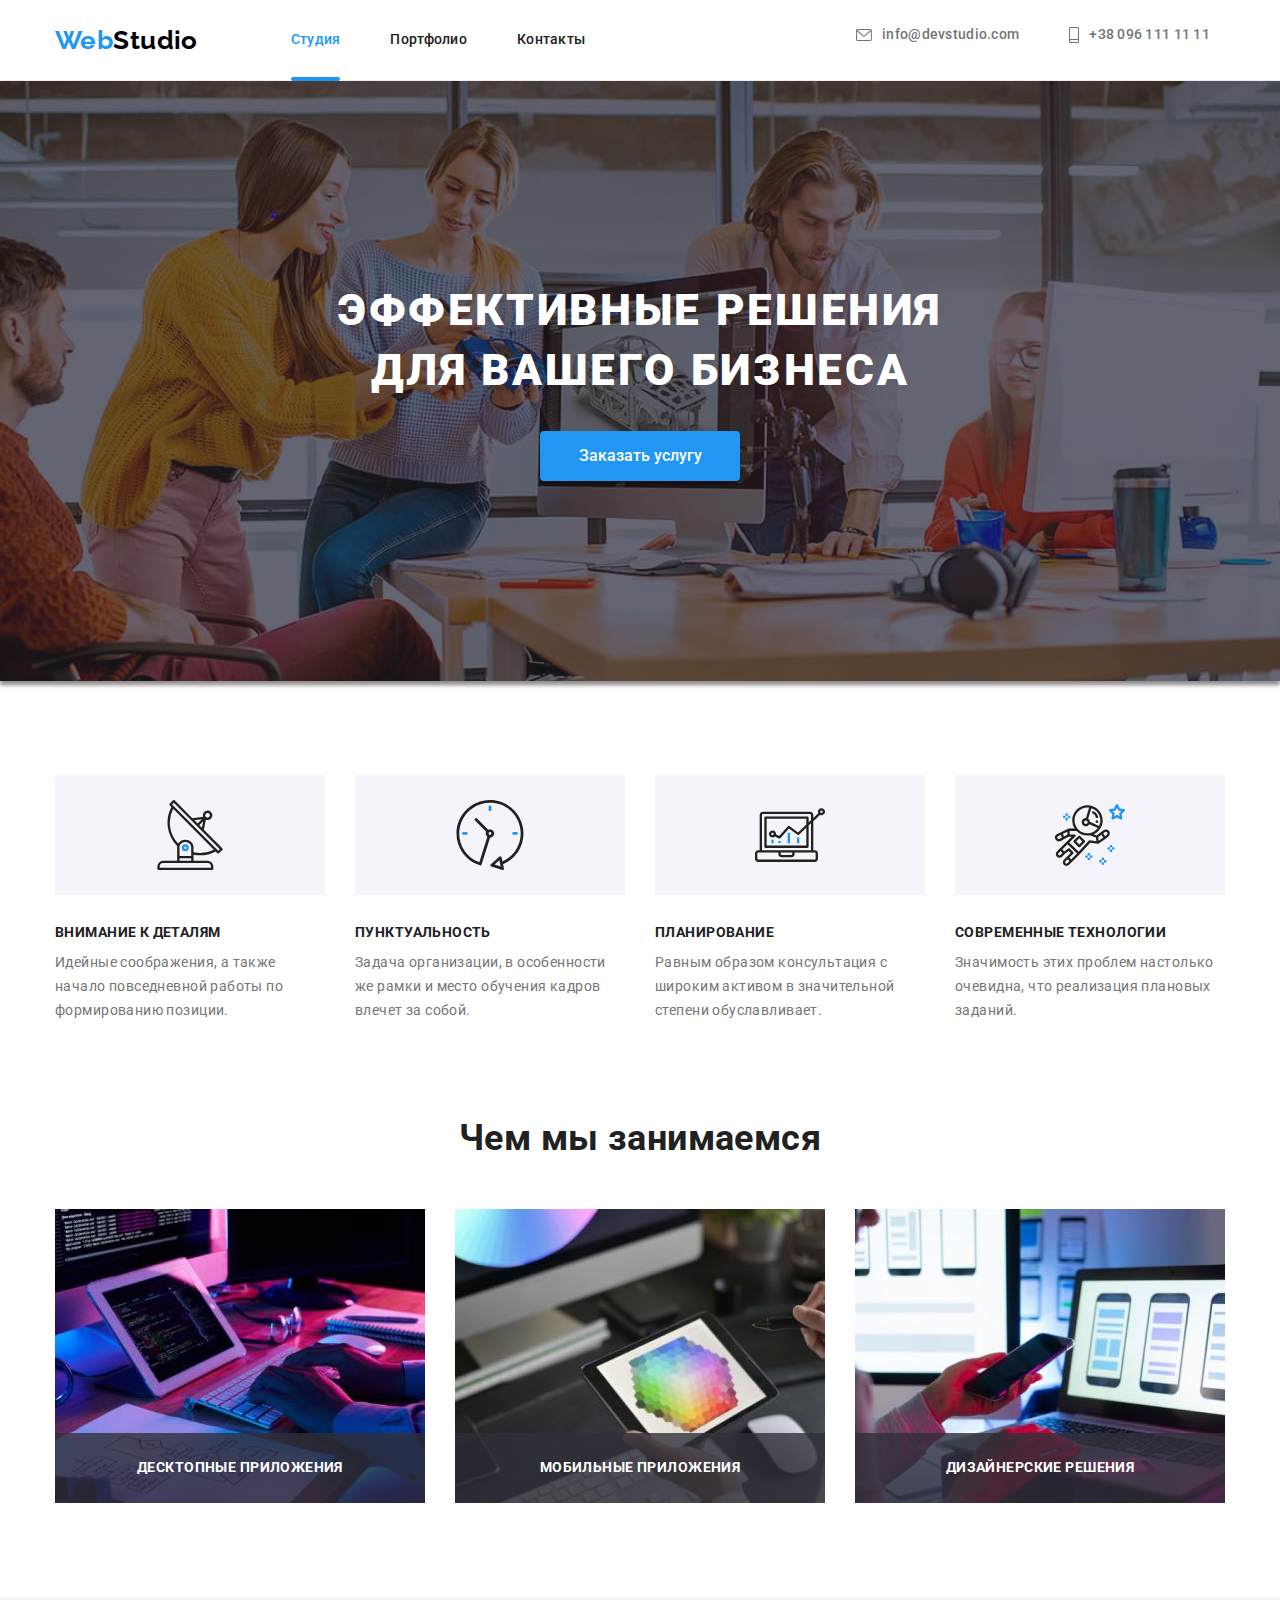
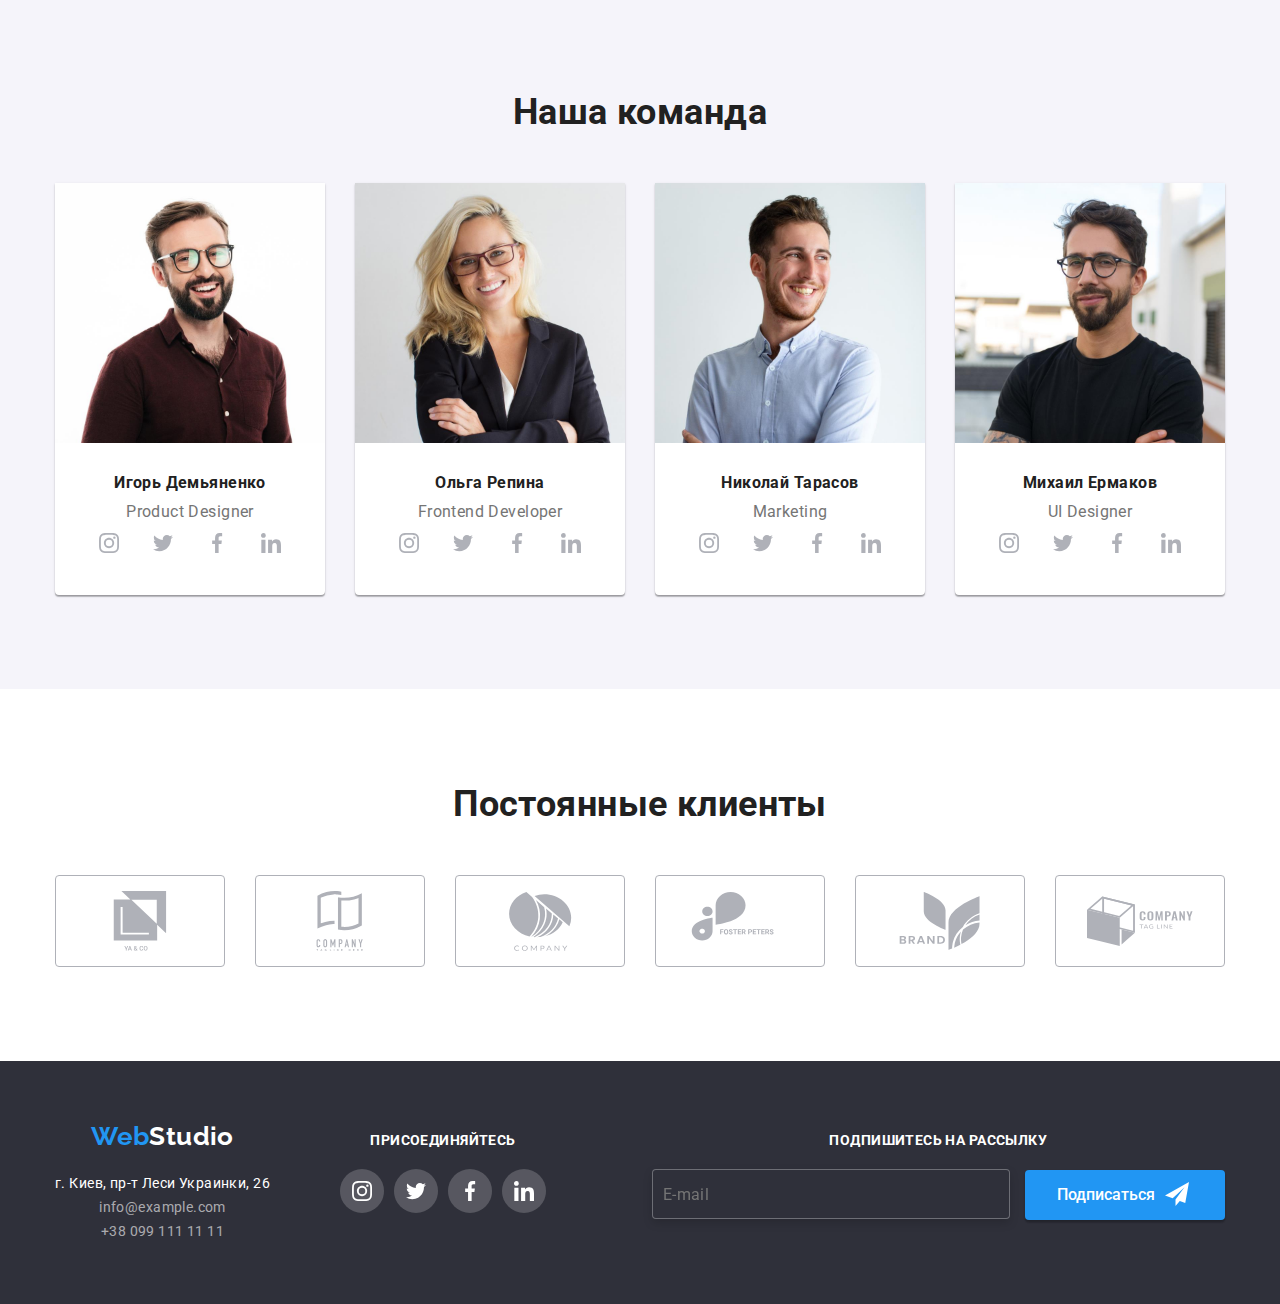
<file: index.html>
<!DOCTYPE html>
<html lang="ru">
  <head>
    <meta charset="UTF-8" />
    <meta http-equiv="X-UA-Compatible" content="IE=edge" />
    <meta name="viewport" content="width=device-width, initial-scale=1.0" />
    <title>Studio</title>
    <link rel="preconnect" href="https://fonts.googleapis.com" />
    <link rel="preconnect" href="https://fonts.gstatic.com" crossorigin />
    <link
      href="https://fonts.googleapis.com/css2?family=Raleway:wght@700&family=Roboto:wght@400;500;700;900&display=swap"
      rel="stylesheet"
    />
    <link
      rel="stylesheet"
      href="https://cdnjs.cloudflare.com/ajax/libs/modern-normalize/1.1.0/modern-normalize.min.css"
    />
    <link rel="stylesheet" href="./css/main.min.css" />
  </head>
  <body>
    <!-- svg>use[href] -->
    <!--header-->
    <header class="header">
      <div class="header__hat container">
        <a class="logo" href=""><span class="logo__part--blue">Web</span>Studio</a>
        <button class="mob-menu mob-menu__open" type="button" data-menu-open>
          <svg height="40px" aria-label="Переключатель мобильного меню">
            <use class="mob-menu__burger" href="./images/icons.svg#menu"></use>
          </svg>
        </button>
        <!--mob-nav-->
        <div class="mob-menu__list" data-menu>
          <button class="mob-menu mob-menu__close" type="button" data-menu-close>
            <svg height="40px" aria-label="Переключатель мобильного меню">
              <use class="mob-menu__cross" href="./images/icons.svg#closeblack"></use>
            </svg>
          </button>
          <div class="mob-menu__window">
            <nav>
              <ul class="mob-menu__site-nav">
                <li><a class="mob-menu__link" href="./index.html">Студия</a></li>
                <li><a href="./portfolio.html">Портфолио</a></li>
                <li><a href="">Контакты</a></li>
              </ul>
            </nav>
            <div>
              <ul class="mob-menu__adress">
                <li class="mob-menu__phone">
                  <a href="tel:+380961111111"> +38 096 111 11 11</a>
                </li>
                <li class="mob-menu__mail">
                  <a href="mailto:info@devstudio.com"> info@devstudio.com </a>
                </li>
              </ul>
              <ul class="mob-menu__social-list">
                <li><a href="">Instagram</a></li>
                <li><a href="">Twitter</a></li>
                <li><a href="">Facebook</a></li>
                <li><a href="">LinkedIn</a></li>
              </ul>
            </div>
          </div>
        </div>

        <!--heder-nav-->
        <nav>
          <ul class="header__site-nav">
            <li><a class="header__link" href="./index.html">Студия</a></li>
            <li><a href="./portfolio.html">Портфолио</a></li>
            <li><a href="">Контакты</a></li>
          </ul>
        </nav>
        <ul class="header__adress">
          <li>
            <div class="header__adress-list">
              <a href="mailto:info@devstudio.com">
                <svg class="header__adress-icon header__envelope" width="16px" height="12px">
                  <use href="./images/icons.svg#envelope"></use>
                </svg>
                info@devstudio.com
              </a>
            </div>
          </li>
          <li>
            <div class="header__adress-list">
              <a href="tel:+380961111111">
                <svg class="header__adress-icon" width="10px" height="16px">
                  <use href="./images/icons.svg#smartphone"></use>
                </svg>
                +38 096 111 11 11</a
              >
            </div>
          </li>
        </ul>
      </div>
    </header>

    <main>
      <!--hero-->
      <section class="hero section">
        <div class="container">
          <h1 class="hero__title">Эффективные решения для вашего бизнеса</h1>
          <button class="button button--primary" type="button" data-modal-open>
            Заказать услугу
          </button>
        </div>
        <!--modal-->
        <div class="backdrop backdrop--is-hidden" data-modal>
          <div class="modal">
            <button class="modal__button-close" type="button" data-modal-close>
              <svg class="modal__close-svg" width="18px" height="18px">
                <use href="./images/icons.svg#closeblack"></use>
              </svg>
            </button>
            <p class="modal__title">Оставьте свои данные, мы вам перезвоним</p>
            <form class="modal__js-inputs-form" action="#">
              <ul class="modal__form-fields">
                <li>
                  <label
                    >Имя
                    <input type="text" name="name" autofocus required />
                    <svg class="modal__checkname-svg" width="18px" height="18px">
                      <use href="./images/icons.svg#checkname"></use>
                    </svg>
                  </label>
                </li>
                <li>
                  <label
                    >Телефон
                    <input type="tel" name="tel" required />
                    <svg class="modal__checkname-svg" width="18px" height="18px">
                      <use href="./images/icons.svg#checkphone"></use></svg
                  ></label>
                </li>
                <li>
                  <label
                    >Почта
                    <input type="email" name="email" placeholder=" " required />
                    <svg class="modal__checkname-svg" width="18px" height="18px">
                      <use href="./images/icons.svg#checkenvelope"></use></svg
                  ></label>
                </li>
                <li>
                  <label
                    >Комментарий
                    <textarea name="comment" rows="6" placeholder="Введите текст"></textarea>
                  </label>
                </li>
              </ul>

              <label class="modal__check-agree">
                <input class="modal__hidden-check" type="checkbox" name="agreement" />
                <span class="modal__agreement-text"
                  >Соглашаюсь с рассылкой и принимаю
                  <a class="modal__contract" href="" download>Условия договора</a></span
                >
                <svg class="modal__check-svg" width="16px" height="15px">
                  <use href="./images/icons.svg#check"></use>
                </svg>
              </label>

              <button class="button button--primary" type="submit">Отправить</button>
            </form>
          </div>
        </div>
      </section>

      <!--excellence-->
      <section class="excellence section">
        <div class="container">
          <ul class="excellence__ul-list">
            <li>
              <div class="excellence__icon">
                <svg class="excellence__icon-svg">
                  <use href="./images/icons.svg#antenna"></use>
                </svg>
              </div>
              <h2>Внимание к деталям</h2>
              <p>
                Идейные соображения, а также начало повседневной работы по формированию позиции.
              </p>
            </li>
            <li>
              <div class="excellence__icon">
                <svg class="excellence__icon-svg">
                  <use href="./images/icons.svg#clock"></use>
                </svg>
              </div>
              <h2>Пунктуальность</h2>
              <p>
                Задача организации, в особенности же рамки и место обучения кадров влечет за собой.
              </p>
            </li>
            <li>
              <div class="excellence__icon">
                <svg class="excellence__icon-svg">
                  <use href="./images/icons.svg#diagram"></use>
                </svg>
              </div>
              <h2>Планирование</h2>
              <p>
                Равным образом консультация с широким активом в значительной степени обуславливает.
              </p>
            </li>
            <li>
              <div class="excellence__icon">
                <svg class="excellence__icon-svg">
                  <use href="./images/icons.svg#astronaut"></use>
                </svg>
              </div>
              <h2>Современные технологии</h2>
              <p>Значимость этих проблем настолько очевидна, что реализация плановых заданий.</p>
            </li>
          </ul>
        </div>
      </section>

      <!--what we do-->
      <section class="doing section">
        <div class="container">
          <h2 class="doing__title">Чем мы занимаемся</h2>
          <ul class="do-list">
            <li>
              <img
                srcset="./images/box1.jpg 1x, ./images/box1-2x.jpg 2x"
                src="./images/box1.jpg"
                alt="Фото компьютера"
                width="370"
              />
              <p class="do-list__text">Десктопные приложения</p>
            </li>
            <li>
              <img
                srcset="./images/box2.jpg 1x, ./images/box2-2x.jpg 2x"
                src="./images/box2.jpg"
                alt="Фото мобильного"
                width="370"
              />
              <p class="do-list__text">Мобильные приложения</p>
            </li>
            <li>
              <img
                srcset="./images/box3.jpg 1x, ./images/box3-2x.jpg 2x"
                src="./images/box3.jpg"
                alt="Фото планшета"
                width="370"
              />
              <p class="do-list__text">Дизайнерские решения</p>
            </li>
          </ul>
        </div>
      </section>
      <!--our team-->
      <section class="our-team section">
        <div class="container">
          <h2 class="our-team__title">Наша команда</h2>
          <ul class="team-list">
            <li class="team-list__item">
              <picture>
                <source
                  srcset="./images/photo1.jpg 1x, ./images/photo1-2x.jpg 2x"
                  media="(min-width: 1200px)"
                />
                <source
                  srcset="./images/photo1-tab-1x.jpg 1x, ./images/photo1-tab-2x.jpg 2x"
                  media="(min-width: 768px)"
                />
                <source
                  srcset="./images/photo1-mob-1x.jpg 1x, ./images/photo1-mob-2x.jpg 2x"
                  media="(min-width: 480px)"
                />
                <img src="./images/photo1.jpg" alt="Игорь Демьяненко дизайнер проекта" />
              </picture>

              <h3 class="team-list__title">Игорь Демьяненко</h3>
              <p>Product Designer</p>
              <ul class="team-list__contacts">
                <li>
                  <a class="team-list__link" href=""
                    ><svg class="team-list__icon">
                      <use href="./images/icons.svg#instagram"></use></svg
                  ></a>
                </li>
                <li>
                  <a href=""
                    ><svg class="team-list__icon">
                      <use href="./images/icons.svg#twitter"></use></svg
                  ></a>
                </li>
                <li>
                  <a href=""
                    ><svg class="team-list__icon">
                      <use href="./images/icons.svg#facebook"></use></svg
                  ></a>
                </li>
                <li>
                  <a href=""
                    ><svg class="team-list__icon">
                      <use href="./images/icons.svg#linkedin"></use></svg
                  ></a>
                </li>
              </ul>
            </li>
            <li class="team-list__item">
              <picture>
                <source
                  srcset="./images/photo2.jpg 1x, ./images/photo2-2x.jpg 2x"
                  media="(min-width: 1200px)"
                />
                <source
                  srcset="./images/photo2-tab-1x.jpg 1x, ./images/photo2-tab-2x.jpg 2x"
                  media="(min-width: 768px)"
                />
                <source
                  srcset="./images/photo2-mob-1x.jpg 1x, ./images/photo2-mob-2x.jpg 2x"
                  media="(min-width: 480px)"
                />
                <img src="./images/photo2.jpg" alt="Ольга Репина разработчик" />
              </picture>

              <h3 class="team-list__title">Ольга Репина</h3>
              <p>Frontend Developer</p>
              <ul class="team-list__contacts">
                <li>
                  <a class="team-list__link" href=""
                    ><svg class="team-list__icon">
                      <use href="./images/icons.svg#instagram"></use></svg
                  ></a>
                </li>
                <li>
                  <a href=""
                    ><svg class="team-list__icon">
                      <use href="./images/icons.svg#twitter"></use></svg
                  ></a>
                </li>
                <li>
                  <a href=""
                    ><svg class="team-list__icon">
                      <use href="./images/icons.svg#facebook"></use></svg
                  ></a>
                </li>
                <li>
                  <a href=""
                    ><svg class="team-list__icon">
                      <use href="./images/icons.svg#linkedin"></use></svg
                  ></a>
                </li>
              </ul>
            </li>
            <li class="team-list__item">
              <picture>
                <source
                  srcset="./images/photo3.jpg 1x, ./images/photo3-2x.jpg 2x"
                  media="(min-width: 1200px)"
                />
                <source
                  srcset="./images/photo3-tab-1x.jpg 1x, ./images/photo3-tab-2x.jpg 2x"
                  media="(min-width: 768px)"
                />
                <source
                  srcset="./images/photo3-mob-1x.jpg 1x, ./images/photo3-mob-2x.jpg 2x"
                  media="(min-width: 480px)"
                />
                <img src="./images/photo3.jpg" alt="Николай Тарасов маркетолог" />
              </picture>

              <h3 class="team-list__title">Николай Тарасов</h3>
              <p>Marketing</p>
              <ul class="team-list__contacts">
                <li>
                  <a href=""
                    ><svg class="team-list__icon">
                      <use href="./images/icons.svg#instagram"></use></svg
                  ></a>
                </li>
                <li>
                  <a href=""
                    ><svg class="team-list__icon">
                      <use href="./images/icons.svg#twitter"></use></svg
                  ></a>
                </li>
                <li>
                  <a href=""
                    ><svg class="team-list__icon">
                      <use href="./images/icons.svg#facebook"></use></svg
                  ></a>
                </li>
                <li>
                  <a href=""
                    ><svg class="team-list__icon">
                      <use href="./images/icons.svg#linkedin"></use></svg
                  ></a>
                </li>
              </ul>
            </li>
            <li class="team-list__item">
              <picture>
                <source
                  srcset="./images/photo4.jpg 1x, ./images/photo4-2x.jpg 2x"
                  media="(min-width: 1200px)"
                />
                <source
                  srcset="./images/photo4-tab-1x.jpg 1x, ./images/photo4-tab-2x.jpg 2x"
                  media="(min-width: 768px)"
                />
                <source
                  srcset="./images/photo4-mob-1x.jpg 1x, ./images/photo4-mob-2x.jpg 2x"
                  media="(min-width: 480px)"
                />
                <img src="./images/photo4.jpg" alt="Михаил Ермаков дизайнер" />
              </picture>

              <h3 class="team-list__title">Михаил Ермаков</h3>
              <p>UI Designer</p>
              <ul class="team-list__contacts">
                <li>
                  <a class="team-list__link" href=""
                    ><svg class="team-list__icon">
                      <use href="./images/icons.svg#instagram"></use></svg
                  ></a>
                </li>
                <li>
                  <a href=""
                    ><svg class="team-list__icon">
                      <use href="./images/icons.svg#twitter"></use></svg
                  ></a>
                </li>
                <li>
                  <a href=""
                    ><svg class="team-list__icon">
                      <use href="./images/icons.svg#facebook"></use></svg
                  ></a>
                </li>
                <li>
                  <a href=""
                    ><svg class="team-list__icon">
                      <use href="./images/icons.svg#linkedin"></use></svg
                  ></a>
                </li>
              </ul>
            </li>
          </ul>
        </div>
      </section>

      <!--regular customers-->
      <section class="regular-customers section">
        <div class="container">
          <h2 class="regular-customers__title">Постоянные клиенты</h2>
          <ul class="regular-customers__list">
            <li>
              <a href="">
                <svg class="regular-customers__icon">
                  <use href="./images/icons.svg#group1"></use></svg
              ></a>
            </li>
            <li>
              <a href="">
                <svg class="regular-customers__icon">
                  <use href="./images/icons.svg#group2"></use></svg
              ></a>
            </li>
            <li>
              <a href="">
                <svg class="regular-customers__icon">
                  <use href="./images/icons.svg#group3"></use></svg
              ></a>
            </li>
            <li>
              <a href="">
                <svg class="regular-customers__icon">
                  <use href="./images/icons.svg#group4"></use></svg
              ></a>
            </li>
            <li>
              <a href="">
                <svg class="regular-customers__icon">
                  <use href="./images/icons.svg#group5"></use></svg
              ></a>
            </li>
            <li>
              <a href="">
                <svg class="regular-customers__icon">
                  <use href="./images/icons.svg#group6"></use></svg
              ></a>
            </li>
          </ul>
        </div>
      </section>
    </main>
    <!--footer-->
    <footer class="footer">
      <div class="container footer__container">
        <div class="footer__contacts">
          <a class="logo logo--inverse" href="index.html"
            ><span class="logo__part--blue">Web</span>Studio</a
          >
          <address>
            <ul class="footer__address">
              <li>
                <a
                  class="footer__address-link"
                  href="https://goo.gl/maps/BeEHdiR37G75LsSc9"
                  target="_blank"
                  rel="noopener, noreferrer"
                  >г. Киев, пр-т Леси Украинки, 26
                </a>
              </li>
              <li>
                <a class="footer__address-link footer__connect" href="mailto:info@example.com"
                  >info@example.com</a
                >
              </li>
              <li>
                <a class="footer__address-link footer__connect" href="tel:+380991111111"
                  >+38 099 111 11 11</a
                >
              </li>
            </ul>
          </address>
        </div>
        <!--footer join-->
        <div class="footer__join">
          <h2 class="footer__title">присоединяйтесь</h2>
          <ul class="footer__join-contacts">
            <li>
              <a href=""
                ><svg class="footer__list-icon">
                  <use href="./images/icons.svg#instagram"></use></svg
              ></a>
            </li>
            <li>
              <a href=""
                ><svg class="footer__list-icon">
                  <use href="./images/icons.svg#twitter"></use></svg
              ></a>
            </li>
            <li>
              <a href=""
                ><svg class="footer__list-icon">
                  <use href="./images/icons.svg#facebook"></use></svg
              ></a>
            </li>
            <li>
              <a href=""
                ><svg class="footer__list-icon">
                  <use href="./images/icons.svg#linkedin"></use></svg
              ></a>
            </li>
          </ul>
        </div>
        <!--footer subscribe-->
        <div class="footer__subscribe">
          <h2 class="footer__title">Подпишитесь на рассылку</h2>
          <form>
            <input type="email" name="email" placeholder="E-mail" />
            <button class="button button--primary footer" type="submit">
              Подписаться
              <svg class="footer__send" width="24px" height="24px">
                <use href="./images/icons.svg#send"></use>
              </svg>
            </button>
          </form>
        </div>
      </div>
    </footer>
    <!--js-->
    <script src="./js/modal.js"></script>
    <script src="./js/mobile-menu.js"></script>
  </body>
</html>
</file>
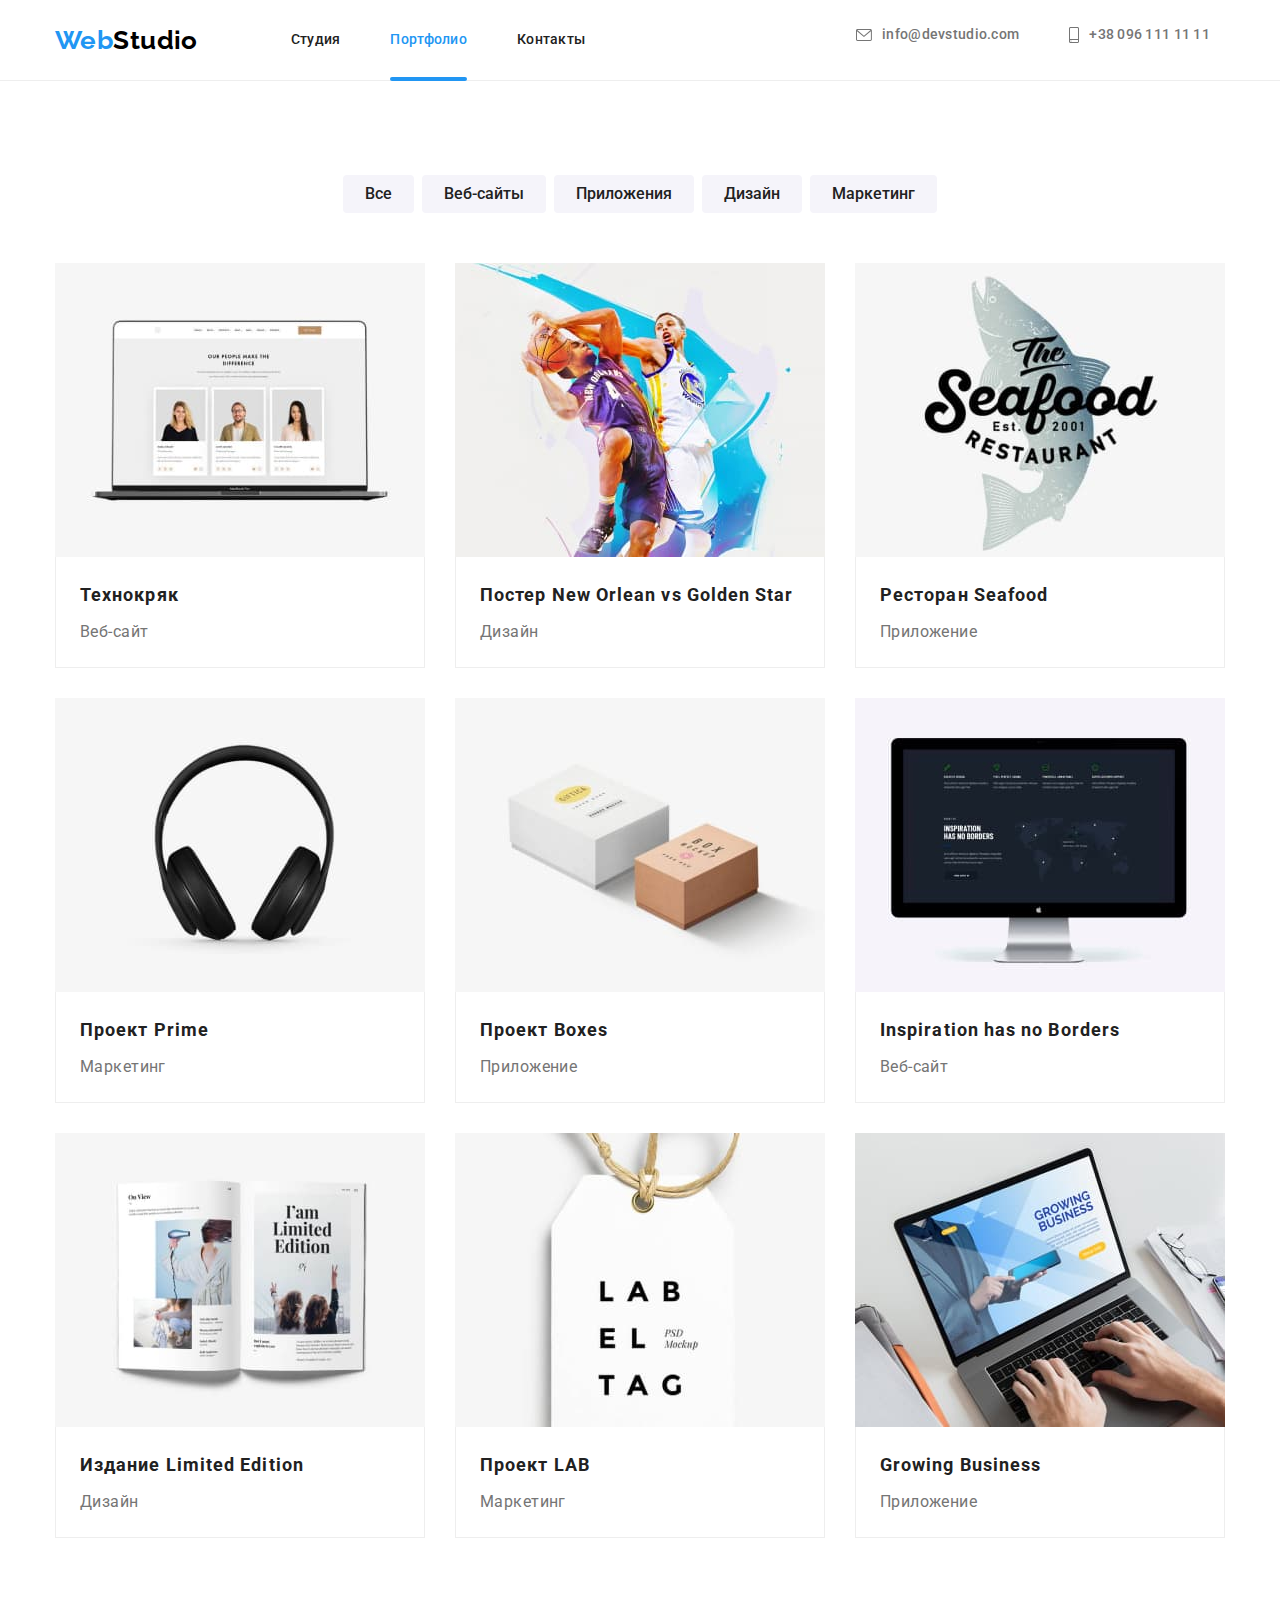
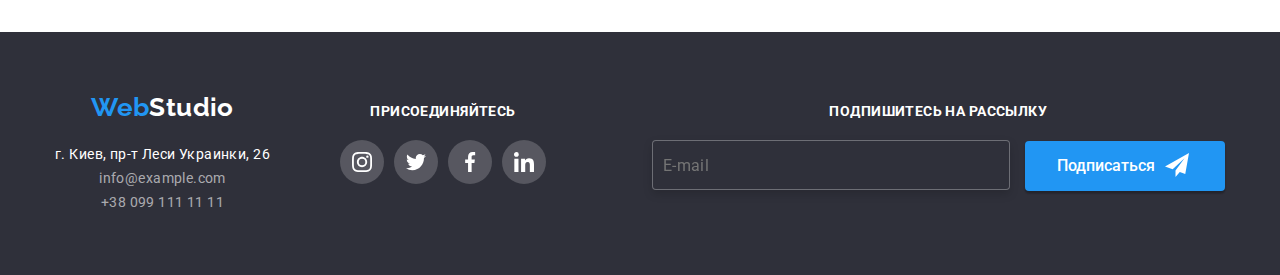
<file: portfolio.html>
<!DOCTYPE html>
<html lang="ru">
  <head>
    <meta charset="UTF-8" />
    <meta http-equiv="X-UA-Compatible" content="IE=edge" />
    <meta name="viewport" content="width=device-width, initial-scale=1.0" />
    <title>Portfolio</title>
    <link rel="preconnect" href="https://fonts.googleapis.com" />
    <link rel="preconnect" href="https://fonts.gstatic.com" crossorigin />
    <link
      href="https://fonts.googleapis.com/css2?family=Raleway:wght@700&family=Roboto:wght@400;500;700;900&display=swap"
      rel="stylesheet"
    />
    <link
      rel="stylesheet"
      href="https://cdnjs.cloudflare.com/ajax/libs/modern-normalize/1.1.0/modern-normalize.min.css"
    />
    <link rel="stylesheet" href="./css/main.min.css" />
  </head>
  <body>
    <!--header-->
    <header class="header">
      <div class="header__hat container">
        <a class="logo" href=""><span class="logo__part--blue">Web</span>Studio</a>
        <button class="mob-menu mob-menu__open" type="button" data-menu-open>
          <svg height="40px" aria-label="Переключатель мобильного меню">
            <use class="mob-menu__burger" href="./images/icons.svg#menu"></use>
          </svg>
        </button>
        <!--mob-nav-->
        <div class="mob-menu__list" data-menu>
          <button class="mob-menu mob-menu__close" type="button" data-menu-close>
            <svg height="40px" aria-label="Переключатель мобильного меню">
              <use class="mob-menu__cross" href="./images/icons.svg#closeblack"></use>
            </svg>
          </button>
          <div class="mob-menu__window">
            <nav>
              <ul class="mob-menu__site-nav">
                <li><a href="./index.html">Студия</a></li>
                <li><a class="mob-menu__link" href="./portfolio.html">Портфолио</a></li>
                <li><a href="">Контакты</a></li>
              </ul>
            </nav>
            <div>
              <ul class="mob-menu__adress">
                <li class="mob-menu__phone">
                  <a href="tel:+380961111111"> +38 096 111 11 11</a>
                </li>
                <li class="mob-menu__mail">
                  <a href="mailto:info@devstudio.com"> info@devstudio.com </a>
                </li>
              </ul>
              <ul class="mob-menu__social-list">
                <li><a href="">Instagram</a></li>
                <li><a href="">Twitter</a></li>
                <li><a href="">Facebook</a></li>
                <li><a href="">LinkedIn</a></li>
              </ul>
            </div>
          </div>
        </div>
    
        <!--heder-nav-->
        <nav>
          <ul class="header__site-nav">
            <li><a href="./index.html">Студия</a></li>
            <li><a class="header__link" href="./portfolio.html">Портфолио</a></li>
            <li><a href="">Контакты</a></li>
          </ul>
        </nav>
        <ul class="header__adress">
          <li>
            <div class="header__adress-list">
              <a href="mailto:info@devstudio.com">
                <svg class="header__adress-icon header__envelope" width="16px" height="12px">
                  <use href="./images/icons.svg#envelope"></use>
                </svg>
                info@devstudio.com
              </a>
            </div>
          </li>
          <li>
            <div class="header__adress-list">
              <a href="tel:+380961111111">
                <svg class="header__adress-icon" width="10px" height="16px">
                  <use href="./images/icons.svg#smartphone"></use>
                </svg>
                +38 096 111 11 11</a>
            </div>
          </li>
        </ul>
      </div>
    </header>
    <main>
      <!--portfolio-->
      <section class="portfolio section">
        <div class="container">
          <h1 class="portfolio__title--hidden">Примеры работ</h1>
          <!--filters-->
          <ul class="filters">
            <li>
              <button class="button" type="button">Все</button>
            </li>
            <li>
              <button class="button" type="button">Веб-сайты</button>
            </li>
            <li>
              <button class="button" type="button">Приложения</button>
            </li>
            <li>
              <button class="button" type="button">Дизайн</button>
            </li>
            <li>
              <button class="button" type="button">Маркетинг</button>
            </li>
          </ul>
          <!--work examples-->
          <ul class="work-examples">
            <li>
              <a href="">
                <div class="work-examples__img">
                  <picture>
                    <source
                      srcset="./images/page2/img01.jpg 1x, ./images/page2/img01-2x.jpg 2x"
                      media="(min-width: 1200px)"
                    />
                    <source
                      srcset="
                        ./images/page2/img01-tab-1x.jpg 1x,
                        ./images/page2/img01-tab-2x.jpg 2x
                      "
                      media="(min-width: 768px)"
                    />
                    <source
                      srcset="
                        ./images/page2/img01-mob-1x.jpg 1x,
                        ./images/page2/img01-mob-2x.jpg 2x
                      "
                      media="(min-width: 480px)"
                    />
                    <img src="./images/page2/img01.jpg" alt="ноутбук с открытым сайтом" />
                  </picture>

                  <p class="work-examples__description">
                    Технокряк это современная площадка распространения коронавируса. Компании
                    используют эту платформу для цифрового шпионажа и атак на защищённые сервера
                    конкурентов.
                  </p>
                </div>
                <div class="work-examples__text work-examples__text--size">
                  <h2 class="work-examples__title">Технокряк</h2>
                  <p>Веб-сайт</p>
                </div></a
              >
            </li>
            <li>
              <a href="">
                <div class="work-examples__img">
                  <picture>
                    <source
                      srcset="./images/page2/img02.jpg 1x, ./images/page2/img02-2x.jpg 2x"
                      media="(min-width: 1200px)"
                    />
                    <source
                      srcset="
                        ./images/page2/img02-tab-1x.jpg 1x,
                        ./images/page2/img02-tab-2x.jpg 2x
                      "
                      media="(min-width: 768px)"
                    />
                    <source
                      srcset="
                        ./images/page2/img02-mob-1x.jpg 1x,
                        ./images/page2/img02-mob-2x.jpg 2x
                      "
                      media="(min-width: 480px)"
                    />
                    <img src="./images/page2/img02.jpg" alt="два баскетболиста" />
                  </picture>

                  <p class="work-examples__description">
                    Технокряк это современная площадка распространения коронавируса. Компании
                    используют эту платформу для цифрового шпионажа и атак на защищённые сервера
                    конкурентов.
                  </p>
                </div>
                <div class="work-examples__text">
                  <h2 class="work-examples__title">Постер New Orlean vs Golden Star</h2>
                  <p>Дизайн</p>
                </div></a
              >
            </li>
            <li>
              <a href="">
                <div class="work-examples__img">
                  <picture>
                    <source
                      srcset="./images/page2/img03.jpg 1x, ./images/page2/img03-2x.jpg 2x"
                      media="(min-width: 1200px)"
                    />
                    <source
                      srcset="
                        ./images/page2/img03-tab-1x.jpg 1x,
                        ./images/page2/img03-tab-2x.jpg 2x
                      "
                      media="(min-width: 768px)"
                    />
                    <source
                      srcset="
                        ./images/page2/img03-mob-1x.jpg 1x,
                        ./images/page2/img03-mob-2x.jpg 2x
                      "
                      media="(min-width: 480px)"
                    />
                    <img src="./images/page2/img03.jpg" alt="логотип рыбного ресторана" />
                  </picture>

                  <p class="work-examples__description">
                    Технокряк это современная площадка распространения коронавируса. Компании
                    используют эту платформу для цифрового шпионажа и атак на защищённые сервера
                    конкурентов.
                  </p>
                </div>
                <div class="work-examples__text">
                  <h2 class="work-examples__title">Ресторан Seafood</h2>
                  <p>Приложение</p>
                </div></a
              >
            </li>
            <li>
              <a href="">
                <div class="work-examples__img">
                  <picture>
                    <source
                      srcset="./images/page2/img04.jpg 1x, ./images/page2/img04-2x.jpg 2x"
                      media="(min-width: 1200px)"
                    />
                    <source
                      srcset="
                        ./images/page2/img04-tab-1x.jpg 1x,
                        ./images/page2/img04-tab-2x.jpg 2x
                      "
                      media="(min-width: 768px)"
                    />
                    <source
                      srcset="
                        ./images/page2/img04-mob-1x.jpg 1x,
                        ./images/page2/img04-mob-2x.jpg 2x
                      "
                      media="(min-width: 480px)"
                    />
                    <img src="./images/page2/img04.jpg" alt="наушники" />
                  </picture>

                  <p class="work-examples__description">
                    Технокряк это современная площадка распространения коронавируса. Компании
                    используют эту платформу для цифрового шпионажа и атак на защищённые сервера
                    конкурентов.
                  </p>
                </div>
                <div class="work-examples__text">
                  <h2 class="work-examples__title">Проект Prime</h2>
                  <p>Маркетинг</p>
                </div></a
              >
            </li>
            <li>
              <a href="">
                <div class="work-examples__img">
                  <picture>
                    <source
                      srcset="./images/page2/img05.jpg 1x, ./images/page2/img05-2x.jpg 2x"
                      media="(min-width: 1200px)"
                    />
                    <source
                      srcset="
                        ./images/page2/img05-tab-1x.jpg 1x,
                        ./images/page2/img05-tab-2x.jpg 2x
                      "
                      media="(min-width: 768px)"
                    />
                    <source
                      srcset="
                        ./images/page2/img05-mob-1x.jpg 1x,
                        ./images/page2/img05-mob-2x.jpg 2x
                      "
                      media="(min-width: 480px)"
                    />
                    <img src="./images/page2/img05.jpg" alt="две коробки" />
                  </picture>

                  <p class="work-examples__description">
                    Технокряк это современная площадка распространения коронавируса. Компании
                    используют эту платформу для цифрового шпионажа и атак на защищённые сервера
                    конкурентов.
                  </p>
                </div>
                <div class="work-examples__text">
                  <h2 class="work-examples__title">Проект Boxes</h2>
                  <p>Приложение</p>
                </div></a
              >
            </li>
            <li>
              <a href="">
                <div class="work-examples__img">
                  <picture>
                    <source
                      srcset="./images/page2/img06.jpg 1x, ./images/page2/img06-2x.jpg 2x"
                      media="(min-width: 1200px)"
                    />
                    <source
                      srcset="
                        ./images/page2/img06-tab-1x.jpg 1x,
                        ./images/page2/img06-tab-2x.jpg 2x
                      "
                      media="(min-width: 768px)"
                    />
                    <source
                      srcset="
                        ./images/page2/img06-mob-1x.jpg 1x,
                        ./images/page2/img06-mob-2x.jpg 2x
                      "
                      media="(min-width: 480px)"
                    />
                    <img src="./images/page2/img06.jpg" alt="комп с открытым сайтом" />
                  </picture>

                  <p class="work-examples__description">
                    Технокряк это современная площадка распространения коронавируса. Компании
                    используют эту платформу для цифрового шпионажа и атак на защищённые сервера
                    конкурентов.
                  </p>
                </div>
                <div class="work-examples__text">
                  <h2 class="work-examples__title">Inspiration has no Borders</h2>
                  <p>Веб-сайт</p>
                </div></a
              >
            </li>
            <li>
              <a href="">
                <div class="work-examples__img">
                  <picture>
                    <source
                      srcset="./images/page2/img07.jpg 1x, ./images/page2/img07-2x.jpg 2x"
                      media="(min-width: 1200px)"
                    />
                    <source
                      srcset="
                        ./images/page2/img07-tab-1x.jpg 1x,
                        ./images/page2/img07-tab-2x.jpg 2x
                      "
                      media="(min-width: 768px)"
                    />
                    <source
                      srcset="
                        ./images/page2/img07-mob-1x.jpg 1x,
                        ./images/page2/img07-mob-2x.jpg 2x
                      "
                      media="(min-width: 480px)"
                    />
                    <img src="./images/page2/img07.jpg" alt="открытый журнал" />
                  </picture>

                  <p class="work-examples__description">
                    Технокряк это современная площадка распространения коронавируса. Компании
                    используют эту платформу для цифрового шпионажа и атак на защищённые сервера
                    конкурентов.
                  </p>
                </div>
                <div class="work-examples__text">
                  <h2 class="work-examples__title">Издание Limited Edition</h2>
                  <p>Дизайн</p>
                </div></a
              >
            </li>
            <li>
              <a href="">
                <div class="work-examples__img">
                  <picture>
                    <source
                      srcset="./images/page2/img08.jpg 1x, ./images/page2/img08-2x.jpg 2x"
                      media="(min-width: 1200px)"
                    />
                    <source
                      srcset="
                        ./images/page2/img08-tab-1x.jpg 1x,
                        ./images/page2/img08-tab-2x.jpg 2x
                      "
                      media="(min-width: 768px)"
                    />
                    <source
                      srcset="
                        ./images/page2/img08-mob-1x.jpg 1x,
                        ./images/page2/img08-mob-2x.jpg 2x
                      "
                      media="(min-width: 480px)"
                    />
                    <img src="./images/page2/img08.jpg" alt="бейдж" />
                  </picture>

                  <p class="work-examples__description">
                    Технокряк это современная площадка распространения коронавируса. Компании
                    используют эту платформу для цифрового шпионажа и атак на защищённые сервера
                    конкурентов.
                  </p>
                </div>
                <div class="work-examples__text">
                  <h2 class="work-examples__title">Проект LAB</h2>
                  <p>Маркетинг</p>
                </div></a
              >
            </li>
            <li>
              <a href="">
                <div class="work-examples__img">
                  <picture>
                    <source
                      srcset="./images/page2/img09.jpg 1x, ./images/page2/img09-2x.jpg 2x"
                      media="(min-width: 1200px)"
                    />
                    <source
                      srcset="
                        ./images/page2/img09-tab-1x.jpg 1x,
                        ./images/page2/img09-tab-2x.jpg 2x
                      "
                      media="(min-width: 768px)"
                    />
                    <source
                      srcset="
                        ./images/page2/img09-mob-1x.jpg 1x,
                        ./images/page2/img09-mob-2x.jpg 2x
                      "
                      media="(min-width: 480px)"
                    />
                    <img src="./images/page2/img09.jpg" alt="человек работает за ноутбуком" />
                  </picture>

                  <p class="work-examples__description">
                    Технокряк это современная площадка распространения коронавируса. Компании
                    используют эту платформу для цифрового шпионажа и атак на защищённые сервера
                    конкурентов.
                  </p>
                </div>
                <div class="work-examples__text">
                  <h2 class="work-examples__title">Growing Business</h2>
                  <p>Приложение</p>
                </div></a
              >
            </li>
          </ul>
        </div>
      </section>
    </main>

    <!--footer-->
    <footer class="footer">
      <div class="container footer__container">
        <div class="footer__contacts">
          <a class="logo logo--inverse" href="index.html"><span class="logo__part--blue">Web</span>Studio</a>
          <address>
            <ul class="footer__address">
              <li>
                <a class="footer__address-link" href="https://goo.gl/maps/BeEHdiR37G75LsSc9" target="_blank"
                  rel="noopener, noreferrer">г. Киев, пр-т Леси Украинки, 26
                </a>
              </li>
              <li>
                <a class="footer__address-link footer__connect" href="mailto:info@example.com">info@example.com</a>
              </li>
              <li>
                <a class="footer__address-link footer__connect" href="tel:+380991111111">+38 099 111 11 11</a>
              </li>
            </ul>
          </address>
        </div>
        <!--footer join-->
        <div class="footer__join">
          <h2 class="footer__title">присоединяйтесь</h2>
          <ul class="footer__join-contacts">
            <li>
              <a href=""><svg class="footer__list-icon">
                  <use href="./images/icons.svg#instagram"></use>
                </svg></a>
            </li>
            <li>
              <a href=""><svg class="footer__list-icon">
                  <use href="./images/icons.svg#twitter"></use>
                </svg></a>
            </li>
            <li>
              <a href=""><svg class="footer__list-icon">
                  <use href="./images/icons.svg#facebook"></use>
                </svg></a>
            </li>
            <li>
              <a href=""><svg class="footer__list-icon">
                  <use href="./images/icons.svg#linkedin"></use>
                </svg></a>
            </li>
          </ul>
        </div>
        <!--footer subscribe-->
        <div class="footer__subscribe">
          <h2 class="footer__title">Подпишитесь на рассылку</h2>
          <form>
            <input type="email" name="email" placeholder="E-mail" />
            <button class="button button--primary footer" type="submit">
              Подписаться
              <svg class="footer__send" width="24px" height="24px">
                <use href="./images/icons.svg#send"></use>
              </svg>
            </button>
          </form>
        </div>
      </div>
    </footer>
    <!--js-->
    <script src="./js/modal.js"></script>
    <script src="./js/mobile-menu.js"></script>
  </body>
</html>
</file>
<file: css/main.min.css>
body{background-color:#fff;color:#757575;font-family:'Roboto', sans-serif;font-size:14px;letter-spacing:0.03em}body.modal--open{overflow:hidden}h1,h2,h3,p{margin:0}img{display:block;max-width:100%;height:auto}ul{margin:0;padding:0;list-style:none}.section{padding:60px 0}@media screen and (min-width: 1200px){.section{padding:94px 0}}.container{margin:0 auto;padding:0 15px;width:100%}@media screen and (min-width: 480px){.container{width:480px}}@media screen and (min-width: 768px){.container{width:768px}}@media screen and (min-width: 1200px){.container{width:1200px}}a{text-decoration:none}*,*::before,*::after{-webkit-box-sizing:border-box;box-sizing:border-box}img{display:block;max-width:100%;height:auto}.header{background-color:#fff;border-bottom:1px solid #eee;-webkit-box-sizing:border-box;box-sizing:border-box}.header__hat{display:-webkit-box;display:-ms-flexbox;display:flex;-webkit-box-align:center;-ms-flex-align:center;align-items:center;-webkit-box-pack:justify;-ms-flex-pack:justify;justify-content:space-between;height:60px;position:relative}@media screen and (min-width: 768px){.header__hat{height:80px}}.header__site-nav a{color:#212121;font-weight:500;line-height:1.14;letter-spacing:0.02em;display:block;padding:32px 0;-webkit-transition:color 250ms cubic-bezier(0.4, 0, 0.2, 1);transition:color 250ms cubic-bezier(0.4, 0, 0.2, 1)}.header__site-nav{display:none}@media screen and (min-width: 768px){.header__site-nav{display:-webkit-box;display:-ms-flexbox;display:flex;margin-left:88px;margin-right:84px}}@media screen and (min-width: 1200px){.header__site-nav{display:-webkit-box;display:-ms-flexbox;display:flex;margin-left:93px}}.header__adress{display:none}@media screen and (min-width: 768px){.header__adress{display:block;margin-right:15px}}@media screen and (min-width: 1200px){.header__adress{display:-webkit-box;display:-ms-flexbox;display:flex;margin-left:auto}}.header__site-nav li:not(:last-child){margin-right:50px}@media screen and (min-width: 768px){.header__adress li:not(:last-child){margin-bottom:10px}}@media screen and (min-width: 1200px){.header__adress li:not(:last-child){margin-right:50px}}.header__site-nav a:hover,.header__site-nav a:focus{color:#2196f3}.header__site-nav .header__link{position:relative;color:#2196f3}.header__site-nav .header__link::after{position:absolute;content:'';bottom:-1px;width:100%;height:4px;display:block;border-radius:2px;background-color:#2196f3}.header__adress-icon{fill:currentColor;display:-webkit-box;display:-ms-flexbox;display:flex;-webkit-box-pack:center;-ms-flex-pack:center;justify-content:center}@media screen and (min-width: 768px){.header__adress-icon{margin-right:8px}}@media screen and (min-width: 1200px){.header__adress-icon{margin-right:10px}}.header__adress-icon.header__envelope{margin:2px 10px 2px 0px}.header__adress a{font-weight:500;letter-spacing:0.02em;display:-webkit-box;display:-ms-flexbox;display:flex}@media screen and (min-width: 768px){.header__adress a{font-size:12px;line-height:1.17;-webkit-box-pack:start;-ms-flex-pack:start;justify-content:flex-start}}@media screen and (min-width: 1200px){.header__adress a{font-size:14px;line-height:1.14;padding:32px 0;-webkit-box-pack:center;-ms-flex-pack:center;justify-content:center}}.header__adress-list a{color:#757575;-webkit-transition:color 250ms cubic-bezier(0.4, 0, 0.2, 1);transition:color 250ms cubic-bezier(0.4, 0, 0.2, 1)}.header__adress-list a:hover,.header__adress-list a:focus{color:#2196f3}.logo{color:#000;font-family:'Raleway', sans-serif;display:block;font-weight:700;font-size:24px;line-height:1.17}@media screen and (min-width: 1200px){.logo{font-size:26px;line-height:1.19}}.logo__part--blue{color:#2196f3}.logo--inverse{color:#fff;text-decoration:none}.mob-menu{width:40px;display:-webkit-inline-box;display:-ms-inline-flexbox;display:inline-flex;margin:0;padding:0;border:none;background-color:transparent;position:absolute;right:15px}@media screen and (min-width: 768px){.mob-menu{display:none}}.mob-menu.mob-menu__close{top:10px;right:15px}.mob-menu__list{position:fixed;top:0;left:0;width:100vw;height:100vh;padding:48px 40px;z-index:2;-webkit-transform:translateX(100%);transform:translateX(100%);opacity:0;-webkit-transition:opacity 250ms cubic-bezier(0.4, 0, 0.2, 1),-webkit-transform 250ms cubic-bezier(0.4, 0, 0.2, 1);transition:opacity 250ms cubic-bezier(0.4, 0, 0.2, 1),-webkit-transform 250ms cubic-bezier(0.4, 0, 0.2, 1);transition:transform 250ms cubic-bezier(0.4, 0, 0.2, 1),opacity 250ms cubic-bezier(0.4, 0, 0.2, 1);transition:transform 250ms cubic-bezier(0.4, 0, 0.2, 1),opacity 250ms cubic-bezier(0.4, 0, 0.2, 1),-webkit-transform 250ms cubic-bezier(0.4, 0, 0.2, 1);background-color:#fff}.mob-menu__list.is-open{-webkit-transform:translateX(0);transform:translateX(0);opacity:1}@media screen and (min-width: 768px){.mob-menu__list.is-open{display:none}}.mob-menu__window{display:-webkit-box;display:-ms-flexbox;display:flex;-webkit-box-orient:vertical;-webkit-box-direction:normal;-ms-flex-direction:column;flex-direction:column;-webkit-box-pack:justify;-ms-flex-pack:justify;justify-content:space-between;width:100%;height:100%}.mob-menu__site-nav a{font-weight:500;font-size:40px;line-height:calc(47 / 40);letter-spacing:0.02em;color:#212121;display:-webkit-inline-box;display:-ms-inline-flexbox;display:inline-flex}.mob-menu__site-nav li:not(:last-child){margin-bottom:32px}.mob-menu__phone a{font-weight:500;font-size:34px;line-height:calc(40 / 34);letter-spacing:0.02em;color:#2196f3}.mob-menu__phone{margin-bottom:32px}.mob-menu__mail a{font-weight:500;font-size:24px;line-height:calc(28 / 24);letter-spacing:0.02em;color:#757575}.mob-menu__social-list{display:-webkit-box;display:-ms-flexbox;display:flex;padding-top:64px}.mob-menu__social-list a{font-weight:500;font-size:18px;line-height:calc(22 / 18);letter-spacing:0.02em;color:#2196f3}.mob-menu__social-list li:not(:last-child){border-right:1px solid rgba(33,33,33,0.2);margin-right:10px;padding-right:10px}.mob-menu__site-nav .mob-menu__link{color:#2196f3}.hero{color:#fff;text-align:center;margin-left:auto;margin-right:auto;max-width:1600px;background-color:#c4c4c4;background-repeat:no-repeat;background-position:center;background-size:cover;-webkit-box-shadow:0px 4px 4px rgba(0,0,0,0.25),0px 4px 4px rgba(0,0,0,0.25);box-shadow:0px 4px 4px rgba(0,0,0,0.25),0px 4px 4px rgba(0,0,0,0.25);background-image:-webkit-gradient(linear, left top, left bottom, from(rgba(47,48,58,0.4)), to(rgba(47,48,58,0.4))),url(../images/hero-mob-1x.jpg);background-image:linear-gradient(rgba(47,48,58,0.4), rgba(47,48,58,0.4)),url(../images/hero-mob-1x.jpg)}@media (min-device-pixel-ratio: 2), (-webkit-min-device-pixel-ratio: 2), (min-resolution: 192dpi), (min-resolution: 2dppx){.hero{background-image:-webkit-gradient(linear, left top, left bottom, from(rgba(47,48,58,0.4)), to(rgba(47,48,58,0.4))),url(../images/hero-mob-2x.jpg);background-image:linear-gradient(rgba(47,48,58,0.4), rgba(47,48,58,0.4)),url(../images/hero-mob-2x.jpg)}}@media screen and (min-width: 480px){.hero{height:400px;padding:118px 0px}}@media screen and (min-width: 768px){.hero{height:400px;padding:118px 0px;background-image:-webkit-gradient(linear, left top, left bottom, from(rgba(47,48,58,0.4)), to(rgba(47,48,58,0.4))),url(../images/hero-tab-1x.jpg);background-image:linear-gradient(rgba(47,48,58,0.4), rgba(47,48,58,0.4)),url(../images/hero-tab-1x.jpg)}}@media screen and (min-width: 768px) and (min-device-pixel-ratio: 2), screen and (min-width: 768px) and (-webkit-min-device-pixel-ratio: 2), screen and (min-width: 768px) and (min-resolution: 192dpi), screen and (min-width: 768px) and (min-resolution: 2dppx){.hero{background-image:-webkit-gradient(linear, left top, left bottom, from(rgba(47,48,58,0.4)), to(rgba(47,48,58,0.4))),url(../images/hero-tab-2x.jpg);background-image:linear-gradient(rgba(47,48,58,0.4), rgba(47,48,58,0.4)),url(../images/hero-tab-2x.jpg)}}@media screen and (min-width: 1200px){.hero{height:600px;padding:200px 15px;background-image:-webkit-gradient(linear, left top, left bottom, from(rgba(47,48,58,0.4)), to(rgba(47,48,58,0.4))),url(../images/hero.jpg);background-image:linear-gradient(rgba(47,48,58,0.4), rgba(47,48,58,0.4)),url(../images/hero.jpg)}}@media screen and (min-width: 1200px) and (min-device-pixel-ratio: 2), screen and (min-width: 1200px) and (-webkit-min-device-pixel-ratio: 2), screen and (min-width: 1200px) and (min-resolution: 192dpi), screen and (min-width: 1200px) and (min-resolution: 2dppx){.hero{background-image:-webkit-gradient(linear, left top, left bottom, from(rgba(47,48,58,0.4)), to(rgba(47,48,58,0.4))),url(../images/hero-2x.jpg);background-image:linear-gradient(rgba(47,48,58,0.4), rgba(47,48,58,0.4)),url(../images/hero-2x.jpg)}}.hero__title{font-weight:900;text-align:center;font-size:26px;line-height:1.62;letter-spacing:0.06em;text-transform:uppercase;margin:0 auto 30px auto}@media screen and (min-width: 480px){.hero__title{width:360px}}@media screen and (min-width: 1200px){.hero__title{width:696px;font-size:44px;line-height:1.36}}.backdrop{position:fixed;top:0;left:0;width:100vw;height:100vh;background-color:rgba(0,0,0,0.2);overflow-y:scroll;z-index:1;opacity:1;visibility:visible;-webkit-transition:opacity 250ms cubic-bezier(0.4, 0, 0.2, 1),visibility 250ms cubic-bezier(0.4, 0, 0.2, 1);transition:opacity 250ms cubic-bezier(0.4, 0, 0.2, 1),visibility 250ms cubic-bezier(0.4, 0, 0.2, 1)}.backdrop.backdrop--is-hidden{opacity:0;visibility:hidden;pointer-events:none}.backdrop.backdrop--is-hidden.modal{-webkit-transform:translate(-50%, -50%) scale(0.75);transform:translate(-50%, -50%) scale(0.75)}.modal{position:absolute;top:50%;left:50%;background-color:#fff;padding:40px;-webkit-box-shadow:0px 1px 3px rgba(0,0,0,0.12),0px 1px 1px rgba(0,0,0,0.14),0px 2px 1px rgba(0,0,0,0.2);box-shadow:0px 1px 3px rgba(0,0,0,0.12),0px 1px 1px rgba(0,0,0,0.14),0px 2px 1px rgba(0,0,0,0.2);border-radius:4px;-webkit-transform:translate(-50%, -50%) scale(1);transform:translate(-50%, -50%) scale(1);-webkit-transition:-webkit-transform 250ms cubic-bezier(0.4, 0, 0.2, 1);transition:-webkit-transform 250ms cubic-bezier(0.4, 0, 0.2, 1);transition:transform 250ms cubic-bezier(0.4, 0, 0.2, 1);transition:transform 250ms cubic-bezier(0.4, 0, 0.2, 1), -webkit-transform 250ms cubic-bezier(0.4, 0, 0.2, 1)}@media screen and (max-width: 479px){.modal{width:calc(100% - 30px)}}@media screen and (min-width: 480px){.modal{width:450px}}@media screen and (min-width: 1200px){.modal{width:528px}}.modal__button-close{position:absolute;top:8px;right:8px;width:30px;height:30px;background:#fff;border:1px solid rgba(0,0,0,0.1);border-radius:50%;-webkit-box-sizing:border-box;box-sizing:border-box;cursor:pointer}.modal__close-svg{position:absolute;top:50%;left:50%;-webkit-transform:translate(-50%, -50%);transform:translate(-50%, -50%);fill:#000;-webkit-transition:fill 250ms cubic-bezier(0.4, 0, 0.2, 1);transition:fill 250ms cubic-bezier(0.4, 0, 0.2, 1)}.modal__close-svg:hover{fill:#2196f3}input:focus{outline:none}textarea{resize:none}textarea:focus{outline:none}.modal__title{font-style:normal;font-weight:700;font-size:20px;line-height:1.15;text-align:center;letter-spacing:0.03em;color:#212121;padding-bottom:12px}.modal__js-inputs-form{font-weight:400;font-size:12px;line-height:1.17;letter-spacing:0.01em;color:#757575}@media screen and (min-width: 480px){.modal__js-inputs-form{width:370px}}@media screen and (min-width: 1200px){.modal__js-inputs-form{width:448px}}.modal__form-fields{margin-bottom:20px}.modal__form-fields input:focus:not(:placeholder-shown),.modal__form-fields input:hover,.modal__form-fields textarea:focus:not(:placeholder-shown),.modal__form-fields textarea:hover{border:1px solid #2196f3}.modal__form-fields li{display:-webkit-box;display:-ms-flexbox;display:flex;-webkit-box-orient:vertical;-webkit-box-direction:normal;-ms-flex-direction:column;flex-direction:column;text-align:left;margin-bottom:10px}.modal__form-fields li li:last-child{margin-bottom:0}.modal__form-fields label{position:relative;display:-webkit-box;display:-ms-flexbox;display:flex;-webkit-box-orient:vertical;-webkit-box-direction:normal;-ms-flex-direction:column;flex-direction:column}.modal__form-fields input{padding:12px 12px 12px 42px;margin-top:4px;border:1px solid rgba(33,33,33,0.2);-webkit-box-sizing:border-box;box-sizing:border-box;border-radius:4px;width:100%;cursor:pointer;-webkit-transition:border 250ms cubic-bezier(0.4, 0, 0.2, 1);transition:border 250ms cubic-bezier(0.4, 0, 0.2, 1)}.modal__form-fields textarea{padding:12px 16px;margin-top:4px;border:1px solid rgba(33,33,33,0.2);-webkit-box-sizing:border-box;box-sizing:border-box;border-radius:4px;cursor:pointer;-webkit-transition:border 250ms cubic-bezier(0.4, 0, 0.2, 1);transition:border 250ms cubic-bezier(0.4, 0, 0.2, 1)}.modal__form-fields textarea::-webkit-input-placeholder{font-style:normal;font-weight:400;font-size:14px;line-height:1.14;letter-spacing:0.01em;color:rgba(117,117,117,0.5)}.modal__form-fields textarea:-ms-input-placeholder{font-style:normal;font-weight:400;font-size:14px;line-height:1.14;letter-spacing:0.01em;color:rgba(117,117,117,0.5)}.modal__form-fields textarea::-ms-input-placeholder{font-style:normal;font-weight:400;font-size:14px;line-height:1.14;letter-spacing:0.01em;color:rgba(117,117,117,0.5)}.modal__form-fields textarea::placeholder{font-style:normal;font-weight:400;font-size:14px;line-height:1.14;letter-spacing:0.01em;color:rgba(117,117,117,0.5)}.modal__checkname-svg{position:absolute;top:11px;left:12px;-webkit-transform:translateY(100%);transform:translateY(100%);fill:#212121;-webkit-transition:fill 250ms cubic-bezier(0.4, 0, 0.2, 1);transition:fill 250ms cubic-bezier(0.4, 0, 0.2, 1)}.modal__form-fields input:focus ~ .modal__checkname-svg,.modal__form-fields input:hover ~ .modal__checkname-svg{fill:#2196f3}.modal__check-agree{position:relative;display:-webkit-box;display:-ms-flexbox;display:flex;-webkit-box-pack:center;-ms-flex-pack:center;justify-content:center;-webkit-box-align:center;-ms-flex-align:center;align-items:center;font-weight:400;font-size:12px;line-height:1.17;letter-spacing:0.03em;margin-bottom:30px;color:#757575}@media screen and (min-width: 1200px){.modal__check-agree{font-size:14px;line-height:1.71}}.modal__check-svg{position:absolute;left:2px;display:-webkit-box;display:-ms-flexbox;display:flex;-webkit-box-pack:center;-ms-flex-pack:center;justify-content:center;text-align:center;fill:#fff;width:16px;height:15px;border:2px solid #212121;border-radius:2px}@media screen and (min-width: 1200px){.modal__check-svg{left:12px}}.modal__hidden-check:checked ~ .modal__check-svg{background-color:#2196f3;border-color:#2196f3}.modal__hidden-check{-webkit-appearance:none;-moz-appearance:none;appearance:none;position:absolute}.modal__agreement-text{margin-left:20px}.modal__contract::after{position:absolute;content:'';width:100%;height:0.8px;background-color:#2196f3;-webkit-transform:translateX(-100%);transform:translateX(-100%);bottom:2px}.modal__contract{position:relative;text-decoration:none;color:#2196f3}.excellence h2{color:#212121;font-weight:700;font-size:14px;line-height:1.14;text-transform:uppercase;margin-bottom:10px}@media screen and (max-width: 767px){.excellence h2{text-align:center}}.excellence p{line-height:1.71}@media screen and (min-width: 1200px){.excellence{padding-bottom:0px}}@media screen and (min-width: 768px){.excellence__ul-list{display:-webkit-box;display:-ms-flexbox;display:flex;-ms-flex-wrap:wrap;flex-wrap:wrap;margin:-15px}}@media screen and (min-width: 1200px){.excellence__ul-list{display:-webkit-box;display:-ms-flexbox;display:flex;-webkit-box-pack:justify;-ms-flex-pack:justify;justify-content:space-between;margin:0}}@media screen and (max-width: 767px){.excellence__ul-list li{width:100%}}@media screen and (min-width: 768px){.excellence__ul-list li{width:calc((100% - 2 * 30px) / 2);margin:15px}}@media screen and (min-width: 1200px){.excellence__ul-list li{width:270px;margin:0}}@media screen and (max-width: 767px){.excellence__ul-list li:not(:last-child){margin-bottom:30px}}.excellence__icon{background-color:#f5f4fa;height:120px;display:-webkit-box;display:-ms-flexbox;display:flex;-webkit-box-pack:center;-ms-flex-pack:center;justify-content:center;-webkit-box-align:center;-ms-flex-align:center;align-items:center;margin-bottom:30px}.excellence__icon-svg{width:70px;height:70px}@media screen and (max-width: 1199px){.doing{display:none}}.doing__title{color:#212121;font-size:36px;line-height:1.17;text-align:center;margin-bottom:50px}.do-list{display:-webkit-box;display:-ms-flexbox;display:flex;-webkit-box-pack:justify;-ms-flex-pack:justify;justify-content:space-between}.do-list li{position:relative}.do-list__text{font-style:normal;font-weight:700;line-height:1.14;text-transform:uppercase;color:#fff;background-color:rgba(47,48,58,0.8);display:-webkit-box;display:-ms-flexbox;display:flex;-webkit-box-align:center;-ms-flex-align:center;align-items:center;-webkit-box-pack:center;-ms-flex-pack:center;justify-content:center;position:absolute;bottom:0;width:370px;height:70px}.our-team{background-color:#f5f4fa;font-size:16px;line-height:1.19;text-align:center}.our-team__title{color:#212121;font-size:28px;line-height:calc(33px / 28px);margin-bottom:50px}@media screen and (min-width: 1200px){.our-team__title{font-size:36px;line-height:1.17}}.team-list__title{color:#212121;font-size:16px;margin-bottom:10px;margin-top:30px}@media screen and (min-width: 768px){.team-list{display:-webkit-box;display:-ms-flexbox;display:flex;-ms-flex-wrap:wrap;flex-wrap:wrap;margin:-15px}}@media screen and (min-width: 1200px){.team-list{display:-webkit-box;display:-ms-flexbox;display:flex;-webkit-box-pack:justify;-ms-flex-pack:justify;justify-content:space-between;margin:0}}.team-list__list p{margin-bottom:16px}.team-list__item{background-color:#fff;-webkit-box-shadow:0px 1px 3px rgba(0,0,0,0.12),0px 1px 1px rgba(0,0,0,0.14),0px 2px 1px rgba(0,0,0,0.2);box-shadow:0px 1px 3px rgba(0,0,0,0.12),0px 1px 1px rgba(0,0,0,0.14),0px 2px 1px rgba(0,0,0,0.2);border-radius:0px 0px 4px 4px}@media screen and (max-width: 767px){.team-list__item{width:100%}}@media screen and (min-width: 768px){.team-list__item{width:calc((100% - 2 * 30px) / 2);margin:15px}}@media screen and (min-width: 1200px){.team-list__item{width:270px;margin:0}}@media screen and (max-width: 767px){.team-list__item:not(:last-child){margin-bottom:30px}}.team-list__icon{width:20px;height:20px;fill:#afb1b8;-webkit-transition:fill 250ms cubic-bezier(0.4, 0, 0.2, 1);transition:fill 250ms cubic-bezier(0.4, 0, 0.2, 1)}.team-list__contacts{padding-bottom:30px;width:206px;margin:0 auto;display:-webkit-box;display:-ms-flexbox;display:flex;-webkit-box-pack:justify;-ms-flex-pack:justify;justify-content:space-between}.team-list__contacts li,.team-list__contacts a{width:44px;height:44px;display:-webkit-box;display:-ms-flexbox;display:flex;-webkit-box-align:center;-ms-flex-align:center;align-items:center;-webkit-box-pack:center;-ms-flex-pack:center;justify-content:center;border-radius:50%;background-color:#fff;-webkit-transition:background-color 250ms cubic-bezier(0.4, 0, 0.2, 1);transition:background-color 250ms cubic-bezier(0.4, 0, 0.2, 1)}.team-list__contacts a:hover,.team-list__contacts a:focus{background-color:#2196f3}.team-list__contacts a:hover .team-list__icon,.team-list__contacts a:focus .team-list__icon{fill:#fff}.regular-customers__title{color:#212121;font-size:28px;line-height:calc(33px / 28px);text-align:center;margin-bottom:30px}@media screen and (min-width: 1200px){.regular-customers__title{font-size:36px;line-height:1.17;margin-bottom:50px}}.regular-customers__list{display:-webkit-box;display:-ms-flexbox;display:flex;-ms-flex-wrap:wrap;flex-wrap:wrap;margin:-15px}@media screen and (min-width: 1200px){.regular-customers__list{display:-webkit-box;display:-ms-flexbox;display:flex;-webkit-box-pack:justify;-ms-flex-pack:justify;justify-content:space-between;margin:0}}.regular-customers__list a{height:92px;border:1px solid #afb1b8;-webkit-box-sizing:border-box;box-sizing:border-box;border-radius:4px;display:-webkit-box;display:-ms-flexbox;display:flex;-webkit-box-pack:center;-ms-flex-pack:center;justify-content:center;-webkit-box-align:center;-ms-flex-align:center;align-items:center;-webkit-transition:border 250ms cubic-bezier(0.4, 0, 0.2, 1);transition:border 250ms cubic-bezier(0.4, 0, 0.2, 1)}.regular-customers__list a:hover,.regular-customers__list a:focus{border:1px solid #2196f3}@media screen and (max-width: 767px){.regular-customers__list li{width:calc((100% - 2 * 30px) / 2);margin:15px}}@media screen and (min-width: 768px){.regular-customers__list li{width:calc((100% - 3 * 30px) / 3);margin:15px}}@media screen and (min-width: 1200px){.regular-customers__list li{width:170px;margin:0}}.regular-customers__list a:hover .regular-customers__icon,.regular-customers__list a:focus .regular-customers__icon{fill:#2196f3}.regular-customers__icon{width:106px;height:60px;fill:#afb1b8;-webkit-transition:fill 250ms cubic-bezier(0.4, 0, 0.2, 1);transition:fill 250ms cubic-bezier(0.4, 0, 0.2, 1)}.footer{background-color:#2f303a;padding-top:60px;padding-bottom:60px}.footer__address{margin-top:20px;margin-bottom:60px}@media screen and (min-width: 1200px){.footer__address{margin-bottom:0}}.footer__address-link.footer__connect{color:rgba(255,255,255,0.6)}.footer__address-link{font-weight:400;line-height:1.71;font-style:normal;color:#fff;text-decoration:none;-webkit-transition:color 250ms cubic-bezier(0.4, 0, 0.2, 1);transition:color 250ms cubic-bezier(0.4, 0, 0.2, 1)}@media screen and (max-width: 1199px){.footer__address-link li:not(:last-child){margin-bottom:8px}}@media screen and (min-width: 1200px){.footer__address-link li:not(:last-child){margin-bottom:9px}}.footer__address-link:hover,.footer__address-link:focus{color:#188ce8}.footer__container{text-align:center}@media screen and (min-width: 768px){.footer__container{display:-webkit-box;display:-ms-flexbox;display:flex;-webkit-box-align:baseline;-ms-flex-align:baseline;align-items:baseline;-ms-flex-wrap:wrap;flex-wrap:wrap}}@media screen and (min-width: 1200px){.footer__container{display:-webkit-box;display:-ms-flexbox;display:flex;-webkit-box-align:baseline;-ms-flex-align:baseline;align-items:baseline}}@media screen and (min-width: 768px) and (max-width: 1199px){.footer__contacts{margin-left:76px;margin-right:165px}}.footer__join{margin-bottom:60px}@media screen and (min-width: 1200px){.footer__join{margin-bottom:0;margin-left:70px}}.footer__title{font-style:normal;font-size:14px;line-height:1.14;text-transform:uppercase;color:#fff;margin-bottom:20px}.footer__join-contacts{padding-bottom:30px;width:206px;margin:0 auto;display:-webkit-box;display:-ms-flexbox;display:flex;-webkit-box-pack:justify;-ms-flex-pack:justify;justify-content:space-between}.footer__join-contacts li,.footer__join-contacts a{width:44px;height:44px;display:-webkit-box;display:-ms-flexbox;display:flex;-webkit-box-align:center;-ms-flex-align:center;align-items:center;-webkit-box-pack:center;-ms-flex-pack:center;justify-content:center;border-radius:50%;background-color:rgba(255,255,255,0.1);-webkit-transition:background-color 250ms cubic-bezier(0.4, 0, 0.2, 1);transition:background-color 250ms cubic-bezier(0.4, 0, 0.2, 1)}.footer__join-contacts a:hover,.footer__join-contacts a:focus{background-color:#2196f3}.footer__list-icon{width:20px;height:20px;fill:#fff}.footer__subscribe{margin-left:auto}@media screen and (min-width: 768px) and (max-width: 1199px){.footer__subscribe{margin-right:auto;width:450px}}.footer__subscribe input{height:50px;border:1px solid rgba(255,255,255,0.3);-webkit-filter:drop-shadow(0px 4px 4px rgba(0,0,0,0.15));filter:drop-shadow(0px 4px 4px rgba(0,0,0,0.15));border-radius:4px;background-color:#2f303a;font-size:16px;line-height:1.25;padding-left:10px;margin-bottom:20px;-webkit-box-align:center;-ms-flex-align:center;align-items:center;letter-spacing:0.03em;color:rgba(255,255,255,0.6)}@media screen and (max-width: 479px){.footer__subscribe input{width:calc(100% - 30px)}}@media screen and (min-width: 480px){.footer__subscribe input{width:450px}}@media screen and (min-width: 1200px){.footer__subscribe input{width:358px;margin-bottom:0}}.footer__send{position:absolute;margin-left:10px}.button,.button--primary{color:#212121;background-color:#f5f4fa;font-family:inherit;font-weight:500;font-size:16px;line-height:1.63;cursor:pointer;border-radius:4px;padding:6px 22px;text-align:center;border:none;-webkit-box-shadow:none;box-shadow:none;-webkit-transition-property:background-color, color, border-radius, -webkit-box-shadow;transition-property:background-color, color, border-radius, -webkit-box-shadow;transition-property:background-color, color, box-shadow, border-radius;transition-property:background-color, color, box-shadow, border-radius, -webkit-box-shadow;-webkit-transition-duration:250ms;transition-duration:250ms;-webkit-transition-timing-function:cubic-bezier(0.4, 0, 0.2, 1);transition-timing-function:cubic-bezier(0.4, 0, 0.2, 1)}.button:hover,.button--primary:hover,.button:focus,.button--primary:focus{background-color:#2196f3;color:#fff;-webkit-box-shadow:0px 3px 1px rgba(0,0,0,0.1),0px 1px 2px rgba(0,0,0,0.08),0px 2px 2px rgba(0,0,0,0.12);box-shadow:0px 3px 1px rgba(0,0,0,0.1),0px 1px 2px rgba(0,0,0,0.08),0px 2px 2px rgba(0,0,0,0.12);border-radius:4px}.button--primary{padding:10px 32px;min-width:200px;min-height:50px;background-color:#2196f3;color:#fff;-webkit-box-shadow:0px 3px 1px rgba(0,0,0,0.1),0px 1px 2px rgba(0,0,0,0.08),0px 2px 2px rgba(0,0,0,0.12);box-shadow:0px 3px 1px rgba(0,0,0,0.1),0px 1px 2px rgba(0,0,0,0.08),0px 2px 2px rgba(0,0,0,0.12);border-radius:4px;-webkit-transition:background-color 250ms cubic-bezier(0.4, 0, 0.2, 1);transition:background-color 250ms cubic-bezier(0.4, 0, 0.2, 1)}.button--primary:hover,.button--primary:focus{background-color:#188ce8}.button--primary.footer{position:relative;text-align:left;margin-left:12px}.portfolio{background-color:#fff}.portfolio__title--hidden{position:absolute;width:1px;height:1px;margin:-1px;overflow:hidden;border:0;clip:rect(0 0 0 0)}.filters{display:-webkit-box;display:-ms-flexbox;display:flex}@media screen and (max-width: 767px){.filters{margin-bottom:25px;-ms-flex-wrap:wrap;flex-wrap:wrap}}@media screen and (min-width: 768px){.filters{margin-bottom:30px;-webkit-box-pack:center;-ms-flex-pack:center;justify-content:center}}@media screen and (min-width: 1200px){.filters{margin-bottom:50px;-webkit-box-pack:center;-ms-flex-pack:center;justify-content:center}}@media screen and (max-width: 767px){.filters li{margin-bottom:15px}}.filters li:not(:last-child){margin-right:8px}.work-examples{display:-webkit-box;display:-ms-flexbox;display:flex;-ms-flex-wrap:wrap;flex-wrap:wrap}@media screen and (min-width: 768px){.work-examples{margin:-15px}}@media screen and (min-width: 1200px){.work-examples{margin:-15px}}@media screen and (max-width: 767px){.work-examples li{width:100%;margin-bottom:30px}}@media screen and (min-width: 768px){.work-examples li{width:calc((100% - 2 * 30px) / 2);margin:15px}}@media screen and (min-width: 1200px){.work-examples li{width:calc((100% - 3 * 30px) / 3);margin:15px}}.work-examples a{text-decoration:none;-webkit-box-shadow:none;box-shadow:none;-webkit-transition:-webkit-box-shadow 250ms cubic-bezier(0.4, 0, 0.2, 1);transition:-webkit-box-shadow 250ms cubic-bezier(0.4, 0, 0.2, 1);transition:box-shadow 250ms cubic-bezier(0.4, 0, 0.2, 1);transition:box-shadow 250ms cubic-bezier(0.4, 0, 0.2, 1), -webkit-box-shadow 250ms cubic-bezier(0.4, 0, 0.2, 1);display:block}.work-examples a:hover,.work-examples a:focus{-webkit-box-shadow:0px 1px 1px rgba(0,0,0,0.12),0px 4px 4px rgba(0,0,0,0.06),1px 4px 6px rgba(0,0,0,0.16);box-shadow:0px 1px 1px rgba(0,0,0,0.12),0px 4px 4px rgba(0,0,0,0.06),1px 4px 6px rgba(0,0,0,0.16)}.work-examples__title{color:#212121;font-size:18px;line-height:2;letter-spacing:0.06em;margin-bottom:4px}.work-examples__text p{color:#757575;font-size:16px;line-height:1.88}.work-examples__text{border:1px solid #eee;border-top:none;padding:20px 24px}@media screen and (min-width: 768px) and (max-width: 1199px){.work-examples__text--size{height:146px}}.work-examples__img{position:relative;overflow:hidden}.work-examples__description{background-color:rgba(33,150,243,0.9);font-style:normal;font-weight:400;font-size:18px;line-height:1.56;color:#fff;padding:63px 24px;position:absolute;bottom:-100%;left:0;width:100%;height:100%;background-size:contain;-webkit-transition:-webkit-transform 250ms cubic-bezier(0.4, 0, 0.2, 1);transition:-webkit-transform 250ms cubic-bezier(0.4, 0, 0.2, 1);transition:transform 250ms cubic-bezier(0.4, 0, 0.2, 1);transition:transform 250ms cubic-bezier(0.4, 0, 0.2, 1), -webkit-transform 250ms cubic-bezier(0.4, 0, 0.2, 1)}.work-examples li:hover .work-examples__description{-webkit-transform:translateY(-100%);transform:translateY(-100%)}
/*# sourceMappingURL=main.min.css.map */
</file>
